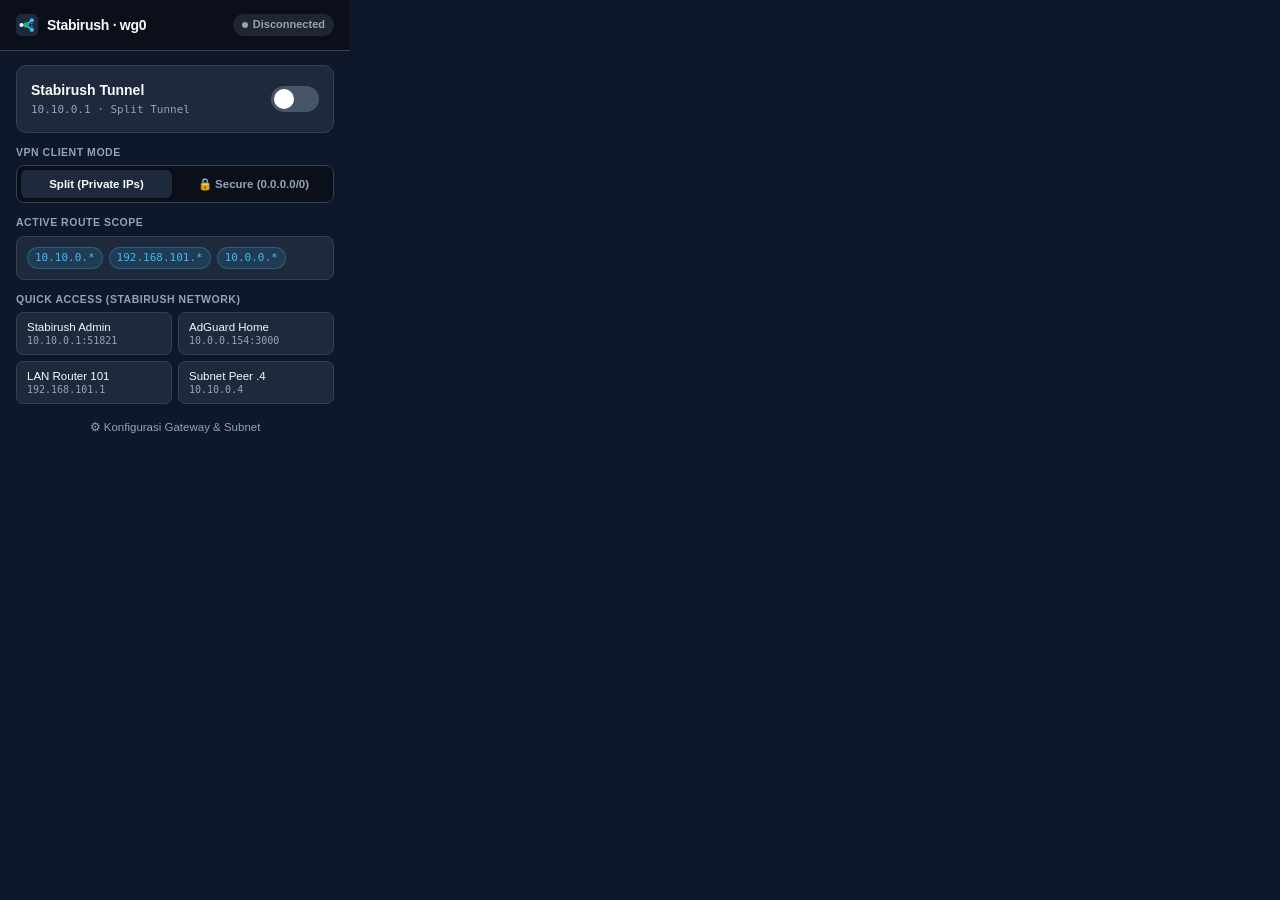
<file: extension/popup.html>
<!DOCTYPE html>
<html lang="id">
<head>
  <meta charset="UTF-8">
  <title>Stabirush VPN</title>
  <link rel="stylesheet" href="popup.css">
</head>
<body>
  <header class="header">
    <div class="brand">
      <svg class="brand-logo" width="22" height="22" viewBox="0 0 32 32" fill="none">
        <rect width="32" height="32" rx="8" fill="#1e293b"/>
        <line x1="8" y1="16" x2="15" y2="16" stroke="#38bdf8" stroke-width="2.5" stroke-linecap="round"/>
        <line x1="15" y1="16" x2="23" y2="9" stroke="#38bdf8" stroke-width="2.5" stroke-linecap="round"/>
        <line x1="15" y1="16" x2="23" y2="23" stroke="#38bdf8" stroke-width="2.5" stroke-linecap="round"/>
        <line x1="23" y1="9" x2="23" y2="23" stroke="#38bdf8" stroke-width="2" stroke-dasharray="2 2"/>
        <circle cx="8" cy="16" r="3" fill="#f8fafc"/>
        <circle cx="15" cy="16" r="4" fill="#10b981"/>
        <circle cx="23" cy="9" r="3" fill="#38bdf8"/>
        <circle cx="23" cy="23" r="3" fill="#38bdf8"/>
      </svg>
      <span class="brand-title">Stabirush · wg0</span>
    </div>
    <div id="status-pill" class="status-pill">
      <span class="status-dot"></span>
      <span id="status-text">Disconnected</span>
    </div>
  </header>

  <main class="container">
    <div id="error-box" class="error-msg"></div>

    <div class="hero-card">
      <div class="hero-info">
        <h2 id="hero-title">Stabirush Tunnel</h2>
        <div class="hero-sub" id="hero-sub">10.10.0.1 · Split Tunnel</div>
      </div>
      <label class="switch" title="Aktifkan/Matikan Stabirush VPN">
        <input type="checkbox" id="vpn-toggle">
        <span class="slider"></span>
      </label>
    </div>

    <div>
      <div class="section-label">
        <span>VPN Client Mode</span>
        <span id="ping-badge"></span>
      </div>
      <div class="mode-group">
        <button type="button" id="mode-split" class="mode-btn active">Split (Private IPs)</button>
        <button type="button" id="mode-full" class="mode-btn">🔒 Secure (0.0.0.0/0)</button>
      </div>
    </div>

    <div>
      <div class="section-label">
        <span>Active Route Scope</span>
      </div>
      <div class="routes-box" id="routes-list">
        <span class="route-badge">10.10.0.*</span>
        <span class="route-badge">192.168.101.*</span>
        <span class="route-badge">10.0.0.*</span>
      </div>
    </div>

    <div>
      <div class="section-label">
        <span>Quick Access (Stabirush Network)</span>
      </div>
      <div class="quick-links">
        <button type="button" class="quick-btn" data-url="http://10.10.0.1:51821">
          <span>Stabirush Admin</span>
          <small>10.10.0.1:51821</small>
        </button>
        <button type="button" class="quick-btn" data-url="http://10.0.0.154:3000">
          <span>AdGuard Home</span>
          <small>10.0.0.154:3000</small>
        </button>
        <button type="button" class="quick-btn" data-url="http://192.168.101.1">
          <span>LAN Router 101</span>
          <small>192.168.101.1</small>
        </button>
        <button type="button" class="quick-btn" data-url="http://10.10.0.4">
          <span>Subnet Peer .4</span>
          <small>10.10.0.4</small>
        </button>
      </div>
    </div>

    <button type="button" id="btn-toggle-settings" class="settings-toggle">
      ⚙ Konfigurasi Gateway &amp; Subnet
    </button>

    <div id="settings-panel" class="settings-panel">
      <div class="field">
        <label>Stabirush Gateway (IP:Port)</label>
        <input type="text" id="input-server" placeholder="168.110.193.226:51821">
      </div>
      <div class="field">
        <label>Private IP Patterns (pisahkan koma)</label>
        <input type="text" id="input-patterns" placeholder="10.10.0.*, 192.168.101.*, 10.0.0.*">
      </div>
      <div class="field">
        <label>Gateway Token</label>
        <input type="password" id="input-token" placeholder="stabirush-ext-2026">
      </div>
      <button type="button" id="btn-save-settings" class="btn-save">Simpan &amp; Terapkan</button>
    </div>
  </main>

  <script src="popup.js"></script>
</body>
</html>
</file>
<file: extension/popup.css>
:root {
  --bg: #0f172a;
  --surface: #1e293b;
  --surface-hover: #26334a;
  --border: #334155;
  --text: #f8fafc;
  --text-muted: #94a3b8;
  --emerald: #10b981;
  --emerald-bg: rgba(16, 185, 129, 0.15);
  --blue: #38bdf8;
  --danger: #f87171;
  --font-sans: -apple-system, BlinkMacSystemFont, "Segoe UI", Roboto, sans-serif;
  --font-mono: ui-monospace, SFMono-Regular, Menlo, Monaco, Consolas, monospace;
}

* {
  box-sizing: border-box;
  margin: 0;
  padding: 0;
}

body {
  width: 350px;
  background-color: var(--bg);
  color: var(--text);
  font-family: var(--font-sans);
  font-size: 13px;
  line-height: 1.45;
  user-select: none;
}

.header {
  display: flex;
  align-items: center;
  justify-content: space-between;
  padding: 14px 16px;
  background: #0b0f19;
  border-bottom: 1px solid var(--border);
}

.brand {
  display: flex;
  align-items: center;
  gap: 9px;
}

.dots {
  display: grid;
  grid-template-columns: repeat(3, 4px);
  gap: 2.5px;
}

.dot {
  width: 4px;
  height: 4px;
  border-radius: 50%;
  background: #ffffff;
}

.dot.center {
  background: var(--emerald);
}

.brand-title {
  font-weight: 700;
  font-size: 14px;
  letter-spacing: -0.02em;
}

.status-pill {
  font-size: 11px;
  font-weight: 600;
  padding: 3px 9px;
  border-radius: 999px;
  background: rgba(148, 163, 184, 0.15);
  color: var(--text-muted);
  display: inline-flex;
  align-items: center;
  gap: 5px;
}

.status-pill.connected {
  background: var(--emerald-bg);
  color: var(--emerald);
}

.status-dot {
  width: 6px;
  height: 6px;
  border-radius: 50%;
  background: currentColor;
}

.container {
  padding: 14px 16px;
  display: flex;
  flex-direction: column;
  gap: 12px;
}

.hero-card {
  background: var(--surface);
  border: 1px solid var(--border);
  border-radius: 10px;
  padding: 14px;
  display: flex;
  align-items: center;
  justify-content: space-between;
}

.hero-info h2 {
  font-size: 14px;
  font-weight: 600;
  margin-bottom: 2px;
}

.hero-sub {
  font-family: var(--font-mono);
  font-size: 11px;
  color: var(--text-muted);
}

/* Toggle Switch */
.switch {
  position: relative;
  display: inline-block;
  width: 48px;
  height: 26px;
  flex-shrink: 0;
}

.switch input {
  opacity: 0;
  width: 0;
  height: 0;
}

.slider {
  position: absolute;
  cursor: pointer;
  inset: 0;
  background-color: #475569;
  transition: 0.2s;
  border-radius: 34px;
}

.slider:before {
  position: absolute;
  content: "";
  height: 20px;
  width: 20px;
  left: 3px;
  bottom: 3px;
  background-color: white;
  transition: 0.2s;
  border-radius: 50%;
}

input:checked + .slider {
  background-color: var(--emerald);
}

input:checked + .slider:before {
  transform: translateX(22px);
}

.mode-group {
  display: grid;
  grid-template-columns: 1fr 1fr;
  gap: 6px;
  background: #0b0f19;
  padding: 4px;
  border-radius: 8px;
  border: 1px solid var(--border);
}

.mode-btn {
  background: transparent;
  border: none;
  color: var(--text-muted);
  padding: 7px 8px;
  border-radius: 6px;
  font-size: 11.5px;
  font-weight: 600;
  cursor: pointer;
  transition: 0.15s;
}

.mode-btn.active {
  background: var(--surface);
  color: var(--text);
  box-shadow: 0 1px 2px rgba(0, 0, 0, 0.3);
}

.section-label {
  font-size: 10.5px;
  font-weight: 700;
  text-transform: uppercase;
  letter-spacing: 0.05em;
  color: var(--text-muted);
  margin-bottom: 5px;
  display: flex;
  justify-content: space-between;
}

.routes-box {
  background: var(--surface);
  border: 1px solid var(--border);
  border-radius: 8px;
  padding: 10px;
  display: flex;
  flex-wrap: wrap;
  gap: 6px;
}

.route-badge {
  font-family: var(--font-mono);
  font-size: 11px;
  background: rgba(56, 189, 248, 0.12);
  color: var(--blue);
  border: 1px solid rgba(56, 189, 248, 0.28);
  padding: 2px 7px;
  border-radius: 999px;
}

.quick-links {
  display: grid;
  grid-template-columns: 1fr 1fr;
  gap: 6px;
}

.quick-btn {
  background: var(--surface);
  border: 1px solid var(--border);
  color: var(--text);
  padding: 8px 10px;
  border-radius: 7px;
  font-size: 11.5px;
  font-weight: 500;
  text-align: left;
  cursor: pointer;
  transition: 0.15s;
  display: flex;
  flex-direction: column;
  gap: 2px;
}

.quick-btn:hover {
  background: var(--surface-hover);
  border-color: var(--blue);
}

.quick-btn small {
  font-family: var(--font-mono);
  font-size: 10px;
  color: var(--text-muted);
}

.settings-toggle {
  background: transparent;
  border: none;
  color: var(--text-muted);
  font-size: 11.5px;
  cursor: pointer;
  text-align: center;
  padding: 4px;
}

.settings-toggle:hover {
  color: var(--text);
}

.settings-panel {
  display: none;
  flex-direction: column;
  gap: 8px;
  background: var(--surface);
  border: 1px solid var(--border);
  border-radius: 8px;
  padding: 10px;
}

.settings-panel.open {
  display: flex;
}

.field label {
  display: block;
  font-size: 11px;
  color: var(--text-muted);
  margin-bottom: 3px;
}

.field input {
  width: 100%;
  background: #0b0f19;
  border: 1px solid var(--border);
  color: var(--text);
  padding: 6px 8px;
  border-radius: 5px;
  font-family: var(--font-mono);
  font-size: 11.5px;
  outline: none;
}

.field input:focus {
  border-color: var(--blue);
}

.btn-save {
  background: var(--blue);
  color: #0b0f19;
  border: none;
  border-radius: 6px;
  padding: 7px;
  font-weight: 700;
  font-size: 12px;
  cursor: pointer;
}

.error-msg {
  display: none;
  background: rgba(248, 113, 113, 0.15);
  border: 1px solid rgba(248, 113, 113, 0.35);
  color: var(--danger);
  padding: 7px 10px;
  border-radius: 6px;
  font-size: 11px;
}
</file>
